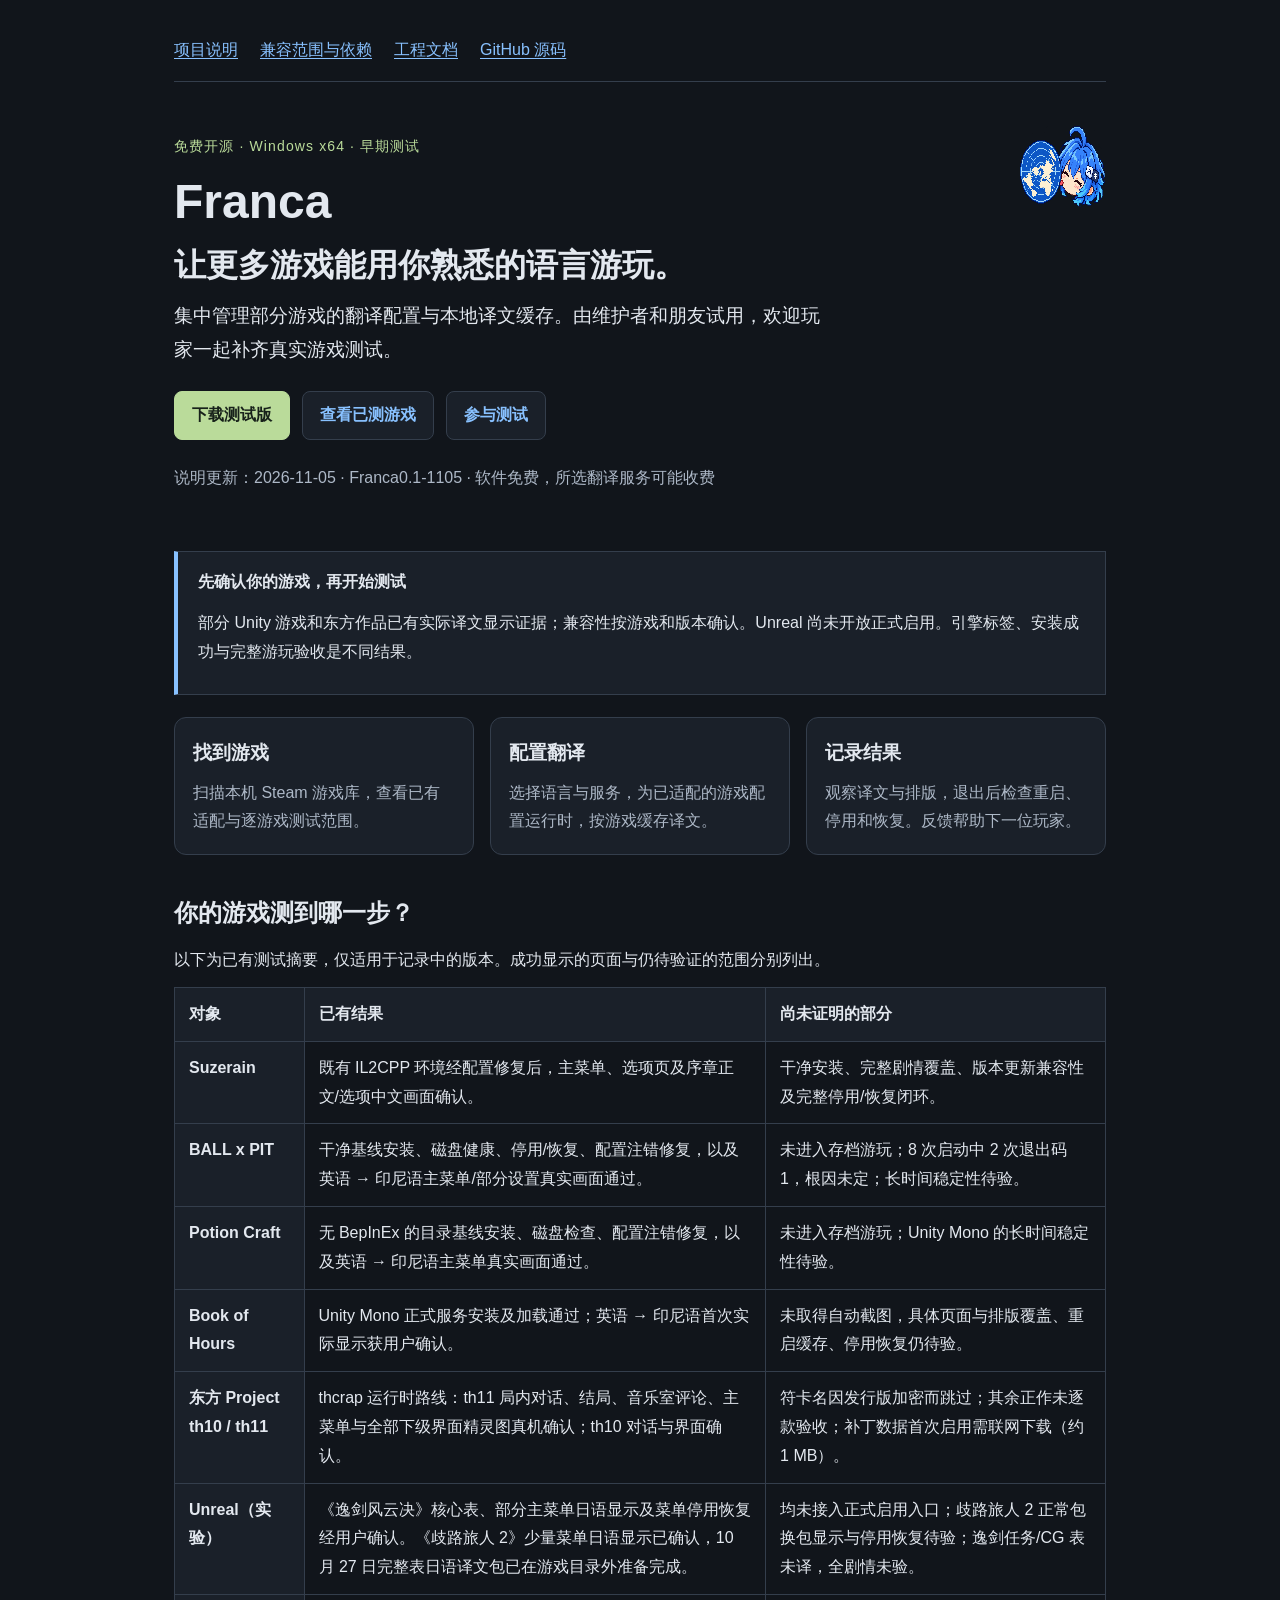
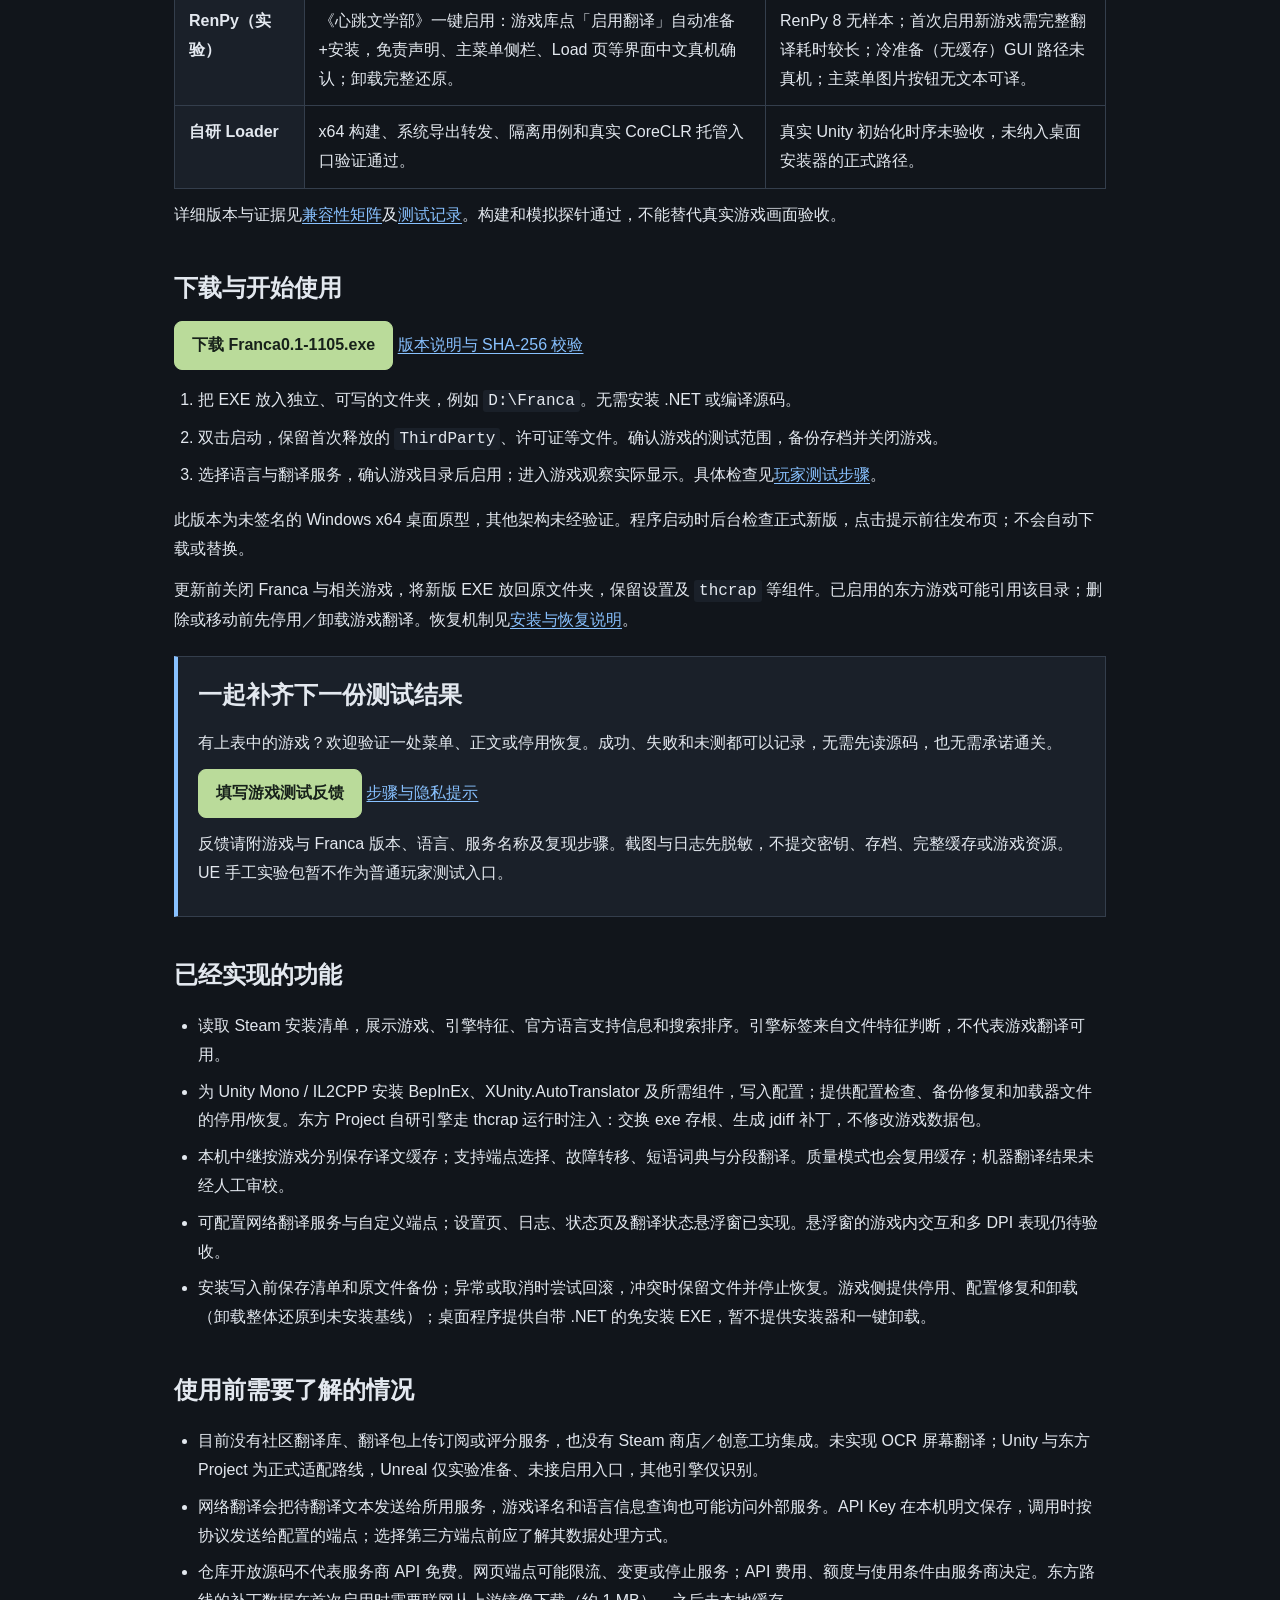
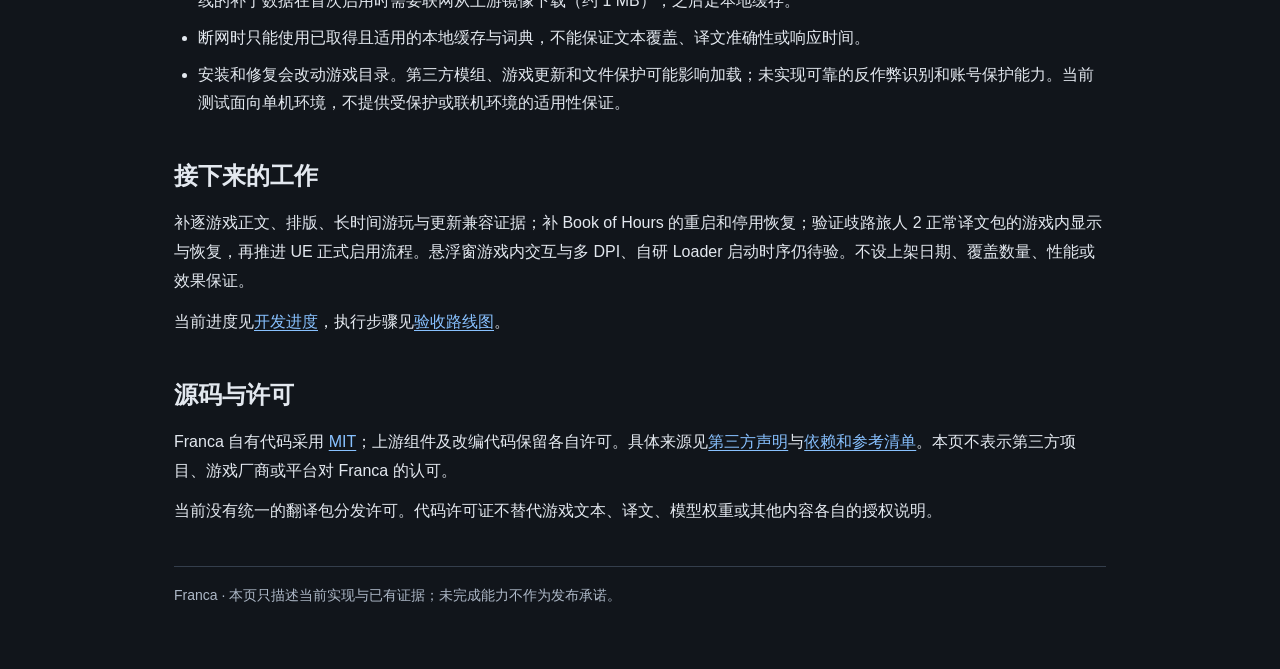
<file: docs/site/index.html>
<!DOCTYPE html>
<html lang="zh-CN">
<head>
<meta charset="UTF-8">
<meta name="viewport" content="width=device-width, initial-scale=1.0">
<meta name="description" content="免费开源的 Windows 游戏翻译工具。查看已测游戏、下载早期测试版，帮助验证翻译显示、排版与停用恢复。">
<meta property="og:title" content="Franca · 让更多游戏能用你熟悉的语言游玩">
<meta property="og:description" content="免费开源 · Windows x64 · 早期测试。查看逐游戏证据，参与下一轮验证。">
<title>Franca · 游戏翻译与玩家测试</title>
<link rel="stylesheet" href="../site.css">
</head>
<body><main>
<nav aria-label="文档导航"><a href="index.html" aria-current="page">项目说明</a><a href="engines.html">兼容范围与依赖</a><a href="../README.md">工程文档</a><a href="https://github.com/PAIMON2000/franca-preview">GitHub 源码</a></nav>
<header class="hero"><img class="brand" src="../../src/Franca/Assets/Brand/franca-pixel.png" width="88" height="88" alt="Franca 项目标识"><p class="eyebrow">免费开源 · Windows x64 · 早期测试</p><h1>Franca<span>让更多游戏能用你熟悉的语言游玩。</span></h1><p class="intro">集中管理部分游戏的翻译配置与本地译文缓存。由维护者和朋友试用，欢迎玩家一起补齐真实游戏测试。</p><div class="actions"><a class="button primary" href="https://github.com/PAIMON2000/franca-preview/releases/latest">下载测试版</a><a class="button" href="#games">查看已测游戏</a><a class="button" href="../TESTING.md">参与测试</a></div><p class="muted">说明更新：2026-11-05 · Franca0.1-1105 · 软件免费，所选翻译服务可能收费</p></header>
<div class="status"><strong>先确认你的游戏，再开始测试</strong><p>部分 Unity 游戏和东方作品已有实际译文显示证据；兼容性按游戏和版本确认。Unreal 尚未开放正式启用。引擎标签、安装成功与完整游玩验收是不同结果。</p></div>
<section class="overview" aria-label="使用流程"><article><h2>找到游戏</h2><p>扫描本机 Steam 游戏库，查看已有适配与逐游戏测试范围。</p></article><article><h2>配置翻译</h2><p>选择语言与服务，为已适配的游戏配置运行时，按游戏缓存译文。</p></article><article><h2>记录结果</h2><p>观察译文与排版，退出后检查重启、停用和恢复。反馈帮助下一位玩家。</p></article></section>

<section id="games"><h2>你的游戏测到哪一步？</h2><p>以下为已有测试摘要，仅适用于记录中的版本。成功显示的页面与仍待验证的范围分别列出。</p><div class="table-wrap"><table>
<thead><tr><th scope="col">对象</th><th scope="col">已有结果</th><th scope="col">尚未证明的部分</th></tr></thead>
<tbody>
<tr><th scope="row">Suzerain</th><td>既有 IL2CPP 环境经配置修复后，主菜单、选项页及序章正文/选项中文画面确认。</td><td>干净安装、完整剧情覆盖、版本更新兼容性及完整停用/恢复闭环。</td></tr>
<tr><th scope="row">BALL x PIT</th><td>干净基线安装、磁盘健康、停用/恢复、配置注错修复，以及英语 → 印尼语主菜单/部分设置真实画面通过。</td><td>未进入存档游玩；8 次启动中 2 次退出码 1，根因未定；长时间稳定性待验。</td></tr>
<tr><th scope="row">Potion Craft</th><td>无 BepInEx 的目录基线安装、磁盘检查、配置注错修复，以及英语 → 印尼语主菜单真实画面通过。</td><td>未进入存档游玩；Unity Mono 的长时间稳定性待验。</td></tr>
<tr><th scope="row">Book of Hours</th><td>Unity Mono 正式服务安装及加载通过；英语 → 印尼语首次实际显示获用户确认。</td><td>未取得自动截图，具体页面与排版覆盖、重启缓存、停用恢复仍待验。</td></tr>
<tr><th scope="row">东方 Project th10 / th11</th><td>thcrap 运行时路线：th11 局内对话、结局、音乐室评论、主菜单与全部下级界面精灵图真机确认；th10 对话与界面确认。</td><td>符卡名因发行版加密而跳过；其余正作未逐款验收；补丁数据首次启用需联网下载（约 1 MB）。</td></tr>
<tr><th scope="row">Unreal（实验）</th><td>《逸剑风云决》核心表、部分主菜单日语显示及菜单停用恢复经用户确认。《歧路旅人 2》少量菜单日语显示已确认，10 月 27 日完整表日语译文包已在游戏目录外准备完成。</td><td>均未接入正式启用入口；歧路旅人 2 正常包换包显示与停用恢复待验；逸剑任务/CG 表未译，全剧情未验。</td></tr>
<tr><th scope="row">RenPy（实验）</th><td>《心跳文学部》一键启用：游戏库点「启用翻译」自动准备+安装，免责声明、主菜单侧栏、Load 页等界面中文真机确认；卸载完整还原。</td><td>RenPy 8 无样本；首次启用新游戏需完整翻译耗时较长；冷准备（无缓存）GUI 路径未真机；主菜单图片按钮无文本可译。</td></tr>
<tr><th scope="row">自研 Loader</th><td>x64 构建、系统导出转发、隔离用例和真实 CoreCLR 托管入口验证通过。</td><td>真实 Unity 初始化时序未验收，未纳入桌面安装器的正式路径。</td></tr>
</tbody></table></div>
<p>详细版本与证据见<a href="../COMPATIBILITY.md">兼容性矩阵</a>及<a href="../../tests/README.md">测试记录</a>。构建和模拟探针通过，不能替代真实游戏画面验收。</p></section>
<section id="download"><h2>下载与开始使用</h2><p><a class="button primary" href="https://github.com/PAIMON2000/franca-preview/releases/download/v0.1.20261105/Franca0.1-1105.exe">下载 Franca0.1-1105.exe</a> <a href="https://github.com/PAIMON2000/franca-preview/releases/latest">版本说明与 SHA-256 校验</a></p><ol><li>把 EXE 放入独立、可写的文件夹，例如 <code>D:\Franca</code>。无需安装 .NET 或编译源码。</li><li>双击启动，保留首次释放的 <code>ThirdParty</code>、许可证等文件。确认游戏的测试范围，备份存档并关闭游戏。</li><li>选择语言与翻译服务，确认游戏目录后启用；进入游戏观察实际显示。具体检查见<a href="../TESTING.md">玩家测试步骤</a>。</li></ol><p>此版本为未签名的 Windows x64 桌面原型，其他架构未经验证。程序启动时后台检查正式新版，点击提示前往发布页；不会自动下载或替换。</p><p>更新前关闭 Franca 与相关游戏，将新版 EXE 放回原文件夹，保留设置及 <code>thcrap</code> 等组件。已启用的东方游戏可能引用该目录；删除或移动前先停用／卸载游戏翻译。恢复机制见<a href="../INSTALLATION.md">安装与恢复说明</a>。</p></section>
<section id="testing" class="status"><h2>一起补齐下一份测试结果</h2><p>有上表中的游戏？欢迎验证一处菜单、正文或停用恢复。成功、失败和未测都可以记录，无需先读源码，也无需承诺通关。</p><p><a class="button primary" href="https://github.com/PAIMON2000/franca-preview/issues/new?template=game-test.yml">填写游戏测试反馈</a> <a href="../TESTING.md">步骤与隐私提示</a></p><p>反馈请附游戏与 Franca 版本、语言、服务名称及复现步骤。截图与日志先脱敏，不提交密钥、存档、完整缓存或游戏资源。UE 手工实验包暂不作为普通玩家测试入口。</p></section>

<section><h2>已经实现的功能</h2>
<ul>
<li>读取 Steam 安装清单，展示游戏、引擎特征、官方语言支持信息和搜索排序。引擎标签来自文件特征判断，不代表游戏翻译可用。</li>
<li>为 Unity Mono / IL2CPP 安装 BepInEx、XUnity.AutoTranslator 及所需组件，写入配置；提供配置检查、备份修复和加载器文件的停用/恢复。东方 Project 自研引擎走 thcrap 运行时注入：交换 exe 存根、生成 jdiff 补丁，不修改游戏数据包。</li>
<li>本机中继按游戏分别保存译文缓存；支持端点选择、故障转移、短语词典与分段翻译。质量模式也会复用缓存；机器翻译结果未经人工审校。</li>
<li>可配置网络翻译服务与自定义端点；设置页、日志、状态页及翻译状态悬浮窗已实现。悬浮窗的游戏内交互和多 DPI 表现仍待验收。</li>
<li>安装写入前保存清单和原文件备份；异常或取消时尝试回滚，冲突时保留文件并停止恢复。游戏侧提供停用、配置修复和卸载（卸载整体还原到未安装基线）；桌面程序提供自带 .NET 的免安装 EXE，暂不提供安装器和一键卸载。</li>
</ul></section>
<section><h2>使用前需要了解的情况</h2><ul>
<li>目前没有社区翻译库、翻译包上传订阅或评分服务，也没有 Steam 商店／创意工坊集成。未实现 OCR 屏幕翻译；Unity 与东方 Project 为正式适配路线，Unreal 仅实验准备、未接启用入口，其他引擎仅识别。</li>
<li>网络翻译会把待翻译文本发送给所用服务，游戏译名和语言信息查询也可能访问外部服务。API Key 在本机明文保存，调用时按协议发送给配置的端点；选择第三方端点前应了解其数据处理方式。</li>
<li>仓库开放源码不代表服务商 API 免费。网页端点可能限流、变更或停止服务；API 费用、额度与使用条件由服务商决定。东方路线的补丁数据在首次启用时需要联网从上游镜像下载（约 1 MB），之后走本地缓存。</li>
<li>断网时只能使用已取得且适用的本地缓存与词典，不能保证文本覆盖、译文准确性或响应时间。</li>
<li>安装和修复会改动游戏目录。第三方模组、游戏更新和文件保护可能影响加载；未实现可靠的反作弊识别和账号保护能力。当前测试面向单机环境，不提供受保护或联机环境的适用性保证。</li>
</ul></section>
<section><h2>接下来的工作</h2><p>补逐游戏正文、排版、长时间游玩与更新兼容证据；补 Book of Hours 的重启和停用恢复；验证歧路旅人 2 正常译文包的游戏内显示与恢复，再推进 UE 正式启用流程。悬浮窗游戏内交互与多 DPI、自研 Loader 启动时序仍待验。不设上架日期、覆盖数量、性能或效果保证。</p><p>当前进度见<a href="../DEVELOPMENT-PROGRESS.md">开发进度</a>，执行步骤见<a href="../ROADMAP.md">验收路线图</a>。</p></section>
<section><h2>源码与许可</h2><p>Franca 自有代码采用 <a href="../../LICENSE">MIT</a>；上游组件及改编代码保留各自许可。具体来源见<a href="../THIRD-PARTY-NOTICES.md">第三方声明</a>与<a href="../OSS-INVENTORY.md">依赖和参考清单</a>。本页不表示第三方项目、游戏厂商或平台对 Franca 的认可。</p><p>当前没有统一的翻译包分发许可。代码许可证不替代游戏文本、译文、模型权重或其他内容各自的授权说明。</p></section>
<footer>Franca · 本页只描述当前实现与已有证据；未完成能力不作为发布承诺。</footer>
</main></body></html>
</file>
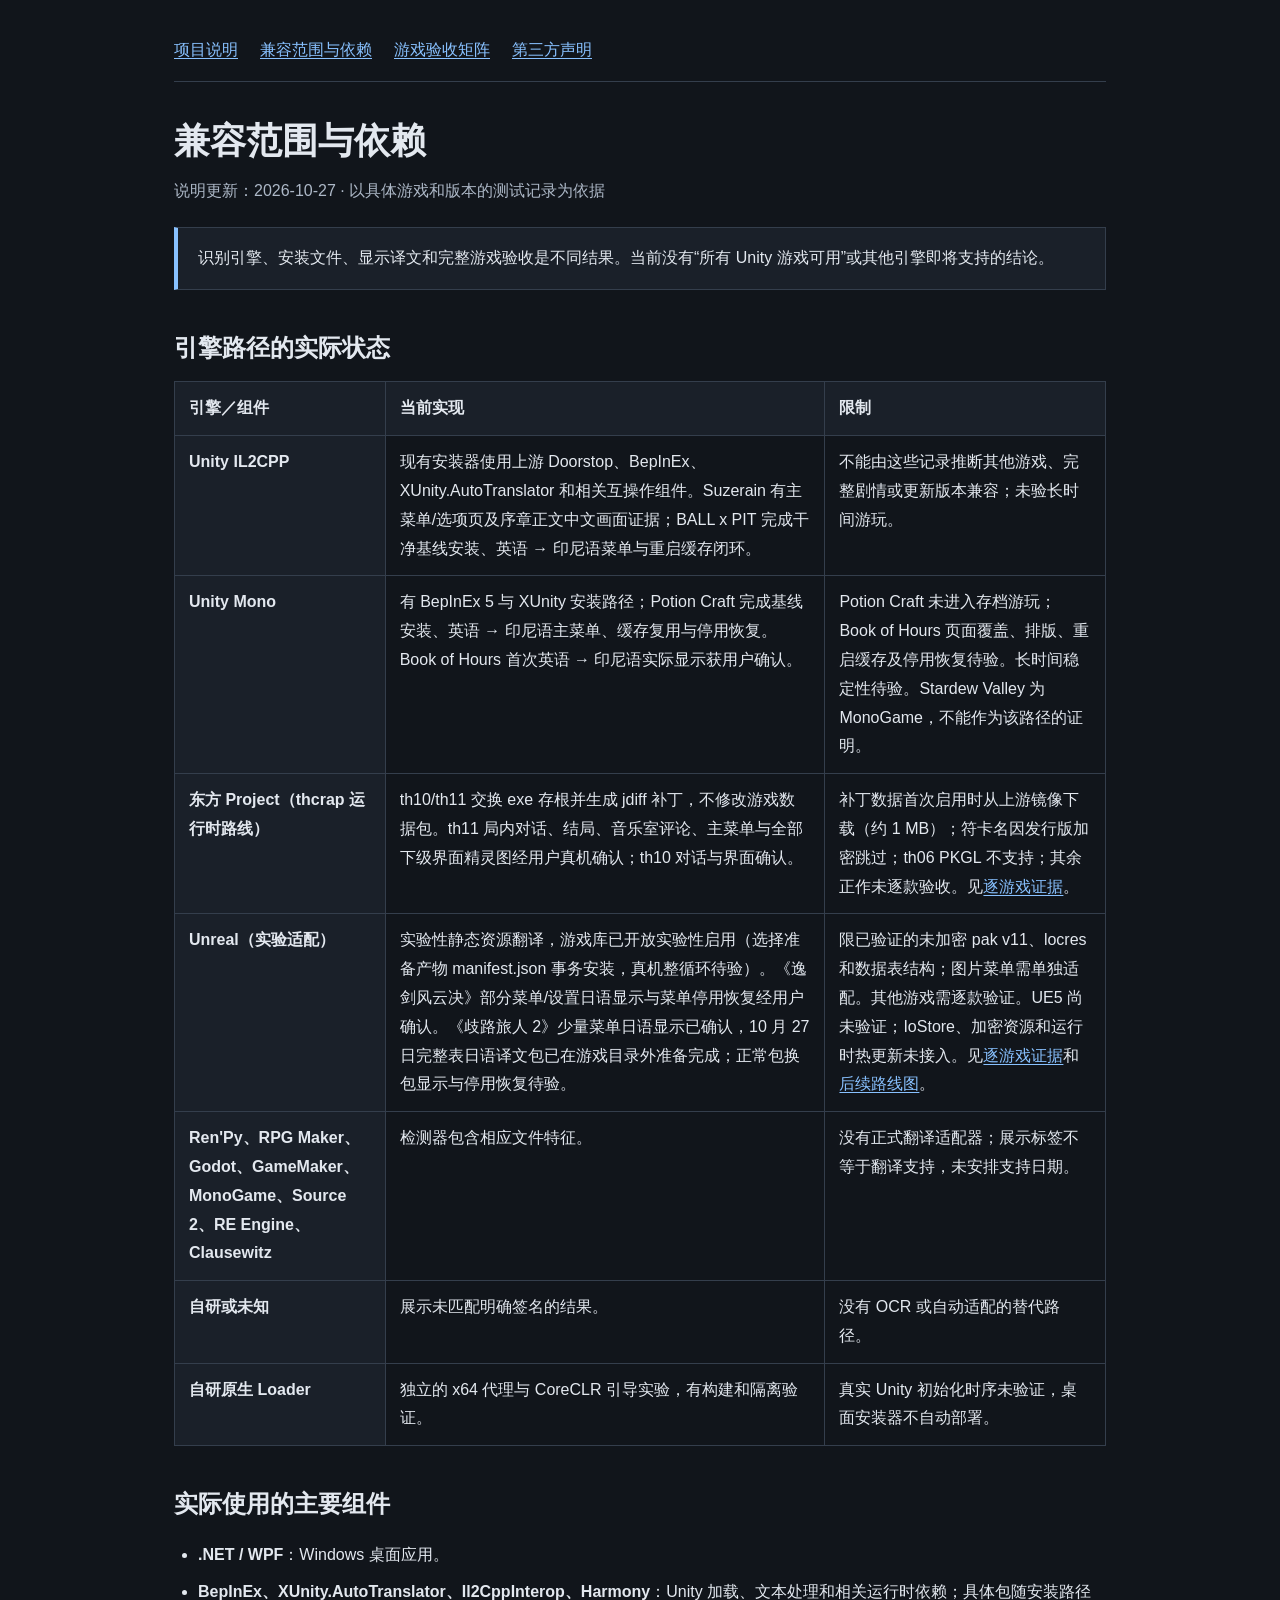
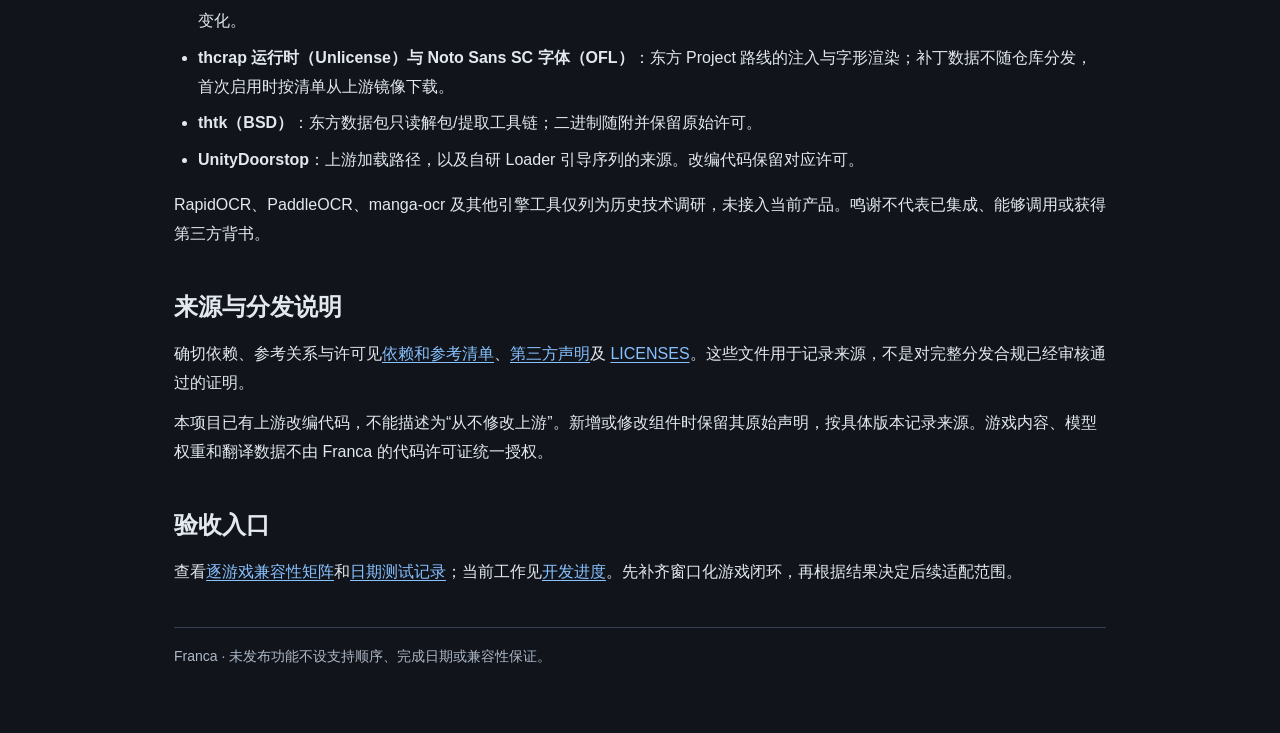
<file: docs/site/engines.html>
<!DOCTYPE html>
<html lang="zh-CN">
<head><meta charset="UTF-8"><meta name="viewport" content="width=device-width, initial-scale=1.0"><title>Franca — 兼容范围与依赖</title><link rel="stylesheet" href="../site.css"></head>
<body><main>
<nav aria-label="文档导航"><a href="index.html">项目说明</a><a href="engines.html" aria-current="page">兼容范围与依赖</a><a href="../COMPATIBILITY.md">游戏验收矩阵</a><a href="../THIRD-PARTY-NOTICES.md">第三方声明</a></nav>
<header><h1>兼容范围与依赖</h1><p class="muted">说明更新：2026-10-27 · 以具体游戏和版本的测试记录为依据</p></header>
<div class="status">识别引擎、安装文件、显示译文和完整游戏验收是不同结果。当前没有“所有 Unity 游戏可用”或其他引擎即将支持的结论。</div>
<section><h2>引擎路径的实际状态</h2><div class="table-wrap"><table>
<thead><tr><th scope="col">引擎／组件</th><th scope="col">当前实现</th><th scope="col">限制</th></tr></thead><tbody>
<tr><th scope="row">Unity IL2CPP</th><td>现有安装器使用上游 Doorstop、BepInEx、XUnity.AutoTranslator 和相关互操作组件。Suzerain 有主菜单/选项页及序章正文中文画面证据；BALL x PIT 完成干净基线安装、英语 → 印尼语菜单与重启缓存闭环。</td><td>不能由这些记录推断其他游戏、完整剧情或更新版本兼容；未验长时间游玩。</td></tr>
<tr><th scope="row">Unity Mono</th><td>有 BepInEx 5 与 XUnity 安装路径；Potion Craft 完成基线安装、英语 → 印尼语主菜单、缓存复用与停用恢复。Book of Hours 首次英语 → 印尼语实际显示获用户确认。</td><td>Potion Craft 未进入存档游玩；Book of Hours 页面覆盖、排版、重启缓存及停用恢复待验。长时间稳定性待验。Stardew Valley 为 MonoGame，不能作为该路径的证明。</td></tr>
<tr><th scope="row">东方 Project（thcrap 运行时路线）</th><td>th10/th11 交换 exe 存根并生成 jdiff 补丁，不修改游戏数据包。th11 局内对话、结局、音乐室评论、主菜单与全部下级界面精灵图经用户真机确认；th10 对话与界面确认。</td><td>补丁数据首次启用时从上游镜像下载（约 1 MB）；符卡名因发行版加密跳过；th06 PKGL 不支持；其余正作未逐款验收。见<a href="../COMPATIBILITY.md">逐游戏证据</a>。</td></tr>
<tr><th scope="row">Unreal（实验适配）</th><td>实验性静态资源翻译，游戏库已开放实验性启用（选择准备产物 manifest.json 事务安装，真机整循环待验）。《逸剑风云决》部分菜单/设置日语显示与菜单停用恢复经用户确认。《歧路旅人 2》少量菜单日语显示已确认，10 月 27 日完整表日语译文包已在游戏目录外准备完成；正常包换包显示与停用恢复待验。</td><td>限已验证的未加密 pak v11、locres 和数据表结构；图片菜单需单独适配。其他游戏需逐款验证。UE5 尚未验证；IoStore、加密资源和运行时热更新未接入。见<a href="../COMPATIBILITY.md">逐游戏证据</a>和<a href="../UE-ADAPTATION-ROADMAP.md">后续路线图</a>。</td></tr>
<tr><th scope="row">Ren'Py、RPG Maker、Godot、GameMaker、MonoGame、Source 2、RE Engine、Clausewitz</th><td>检测器包含相应文件特征。</td><td>没有正式翻译适配器；展示标签不等于翻译支持，未安排支持日期。</td></tr>
<tr><th scope="row">自研或未知</th><td>展示未匹配明确签名的结果。</td><td>没有 OCR 或自动适配的替代路径。</td></tr>
<tr><th scope="row">自研原生 Loader</th><td>独立的 x64 代理与 CoreCLR 引导实验，有构建和隔离验证。</td><td>真实 Unity 初始化时序未验证，桌面安装器不自动部署。</td></tr>
</tbody></table></div></section>
<section><h2>实际使用的主要组件</h2><ul>
<li><strong>.NET / WPF</strong>：Windows 桌面应用。</li>
<li><strong>BepInEx、XUnity.AutoTranslator、Il2CppInterop、Harmony</strong>：Unity 加载、文本处理和相关运行时依赖；具体包随安装路径变化。</li>
<li><strong>thcrap 运行时（Unlicense）与 Noto Sans SC 字体（OFL）</strong>：东方 Project 路线的注入与字形渲染；补丁数据不随仓库分发，首次启用时按清单从上游镜像下载。</li>
<li><strong>thtk（BSD）</strong>：东方数据包只读解包/提取工具链；二进制随附并保留原始许可。</li>
<li><strong>UnityDoorstop</strong>：上游加载路径，以及自研 Loader 引导序列的来源。改编代码保留对应许可。</li>
</ul><p>RapidOCR、PaddleOCR、manga-ocr 及其他引擎工具仅列为历史技术调研，未接入当前产品。鸣谢不代表已集成、能够调用或获得第三方背书。</p></section>
<section><h2>来源与分发说明</h2><p>确切依赖、参考关系与许可见<a href="../OSS-INVENTORY.md">依赖和参考清单</a>、<a href="../THIRD-PARTY-NOTICES.md">第三方声明</a>及 <a href="../../LICENSES/">LICENSES</a>。这些文件用于记录来源，不是对完整分发合规已经审核通过的证明。</p><p>本项目已有上游改编代码，不能描述为“从不修改上游”。新增或修改组件时保留其原始声明，按具体版本记录来源。游戏内容、模型权重和翻译数据不由 Franca 的代码许可证统一授权。</p></section>
<section><h2>验收入口</h2><p>查看<a href="../COMPATIBILITY.md">逐游戏兼容性矩阵</a>和<a href="../../tests/README.md">日期测试记录</a>；当前工作见<a href="../DEVELOPMENT-PROGRESS.md">开发进度</a>。先补齐窗口化游戏闭环，再根据结果决定后续适配范围。</p></section>
<footer>Franca · 未发布功能不设支持顺序、完成日期或兼容性保证。</footer>
</main></body></html>
</file>
<file: docs/site.css>
:root{color-scheme:dark;--bg:#11151b;--panel:#1a2029;--line:#343e4c;--text:#e3e8ef;--muted:#adb8c7;--link:#88c1ff}*{box-sizing:border-box}body{margin:0;background:var(--bg);color:var(--text);font:16px/1.8 "Segoe UI","Microsoft YaHei",sans-serif}main{max-width:980px;margin:auto;padding:36px 24px 64px}nav{display:flex;flex-wrap:wrap;gap:8px 22px;border-bottom:1px solid var(--line);padding-bottom:16px}a{color:var(--link);text-underline-offset:3px}a:hover{text-decoration-thickness:2px}h1{font-size:36px;line-height:1.3;margin:36px 0 12px}h2{font-size:24px;margin:36px 0 12px}p{margin:12px 0}.muted,footer{color:var(--muted)}.status{background:var(--panel);border:1px solid var(--line);border-left:4px solid var(--link);padding:16px 20px;margin:22px 0}.table-wrap{overflow-x:auto}table{border-collapse:collapse;width:100%;min-width:620px}th,td{border:1px solid var(--line);padding:12px 14px;text-align:left;vertical-align:top}th{background:var(--panel)}ul,ol{padding-left:24px}li{margin:8px 0}code{background:var(--panel);padding:2px 5px;border-radius:3px;overflow-wrap:anywhere}footer{border-top:1px solid var(--line);margin-top:40px;padding-top:16px;font-size:14px}@media(max-width:600px){main{padding:20px 16px 40px}h1{font-size:29px}h2{font-size:21px}body{font-size:15px}.status{padding:12px 14px}}
:root{--accent:#badb9a}html{scroll-behavior:smooth}a:focus-visible{outline:3px solid var(--accent);outline-offset:5px}.hero{padding:40px 0 24px}.hero h1{margin:12px 0;font-size:48px}.hero h1 span{display:block;max-width:720px;font-size:32px;margin-top:12px}.brand{float:right;image-rendering:pixelated}.eyebrow{color:var(--accent);font-size:14px;letter-spacing:.08em}.intro{max-width:650px;font-size:19px}.actions{display:flex;flex-wrap:wrap;gap:12px;margin:24px 0}.button{display:inline-block;padding:9px 17px;border:1px solid var(--line);border-radius:8px;background:var(--panel);text-decoration:none;font-weight:600}.button:hover{border-color:var(--link)}.button.primary{background:var(--accent);color:#17211a;border-color:var(--accent)}.overview{display:grid;grid-template-columns:repeat(3,minmax(0,1fr));gap:16px}.overview article{background:var(--panel);padding:18px;border:1px solid var(--line);border-radius:12px}.overview h2{font-size:19px;margin:0 0 8px}.overview p{margin:0;color:var(--muted)}section[id]{scroll-margin-top:24px}.status h2{margin-top:0}@media(max-width:600px){.hero{padding-top:24px}.hero h1{font-size:38px}.hero h1 span{font-size:26px}.brand{width:64px;height:64px}.overview{grid-template-columns:1fr}.intro{font-size:17px}}@media(prefers-reduced-motion:reduce){html{scroll-behavior:auto}}
</file>
